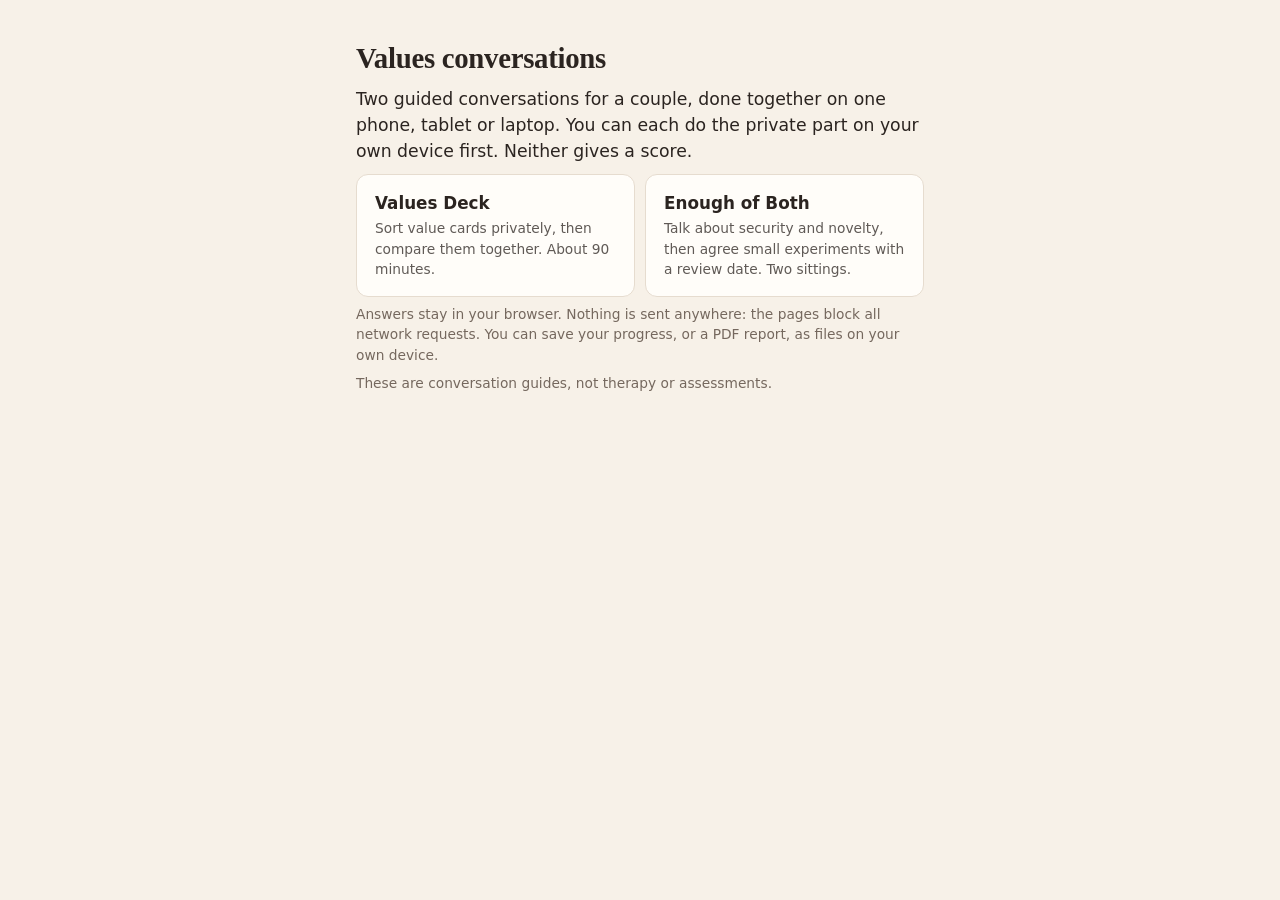
<file: index.html>
<!DOCTYPE html>
<html lang="en-AU">
<head>
  <meta charset="utf-8">
  <meta name="viewport" content="width=device-width, initial-scale=1, viewport-fit=cover">
  <meta name="referrer" content="no-referrer">
  <meta name="robots" content="noindex">
  <meta http-equiv="Content-Security-Policy" content="default-src 'self'; script-src 'self'; style-src 'self'; img-src 'self' data: blob:; connect-src 'none'; form-action 'none'; base-uri 'none'">
  <meta name="theme-color" content="#f7f1e8">
  <title>Values conversations</title>
  <link rel="icon" href="icon.svg" type="image/svg+xml">
  <link rel="stylesheet" href="base.css">
  <link rel="stylesheet" href="values-deck/style.css">
  <link rel="stylesheet" href="home.css">
</head>
<body>
  <div class="app">
    <main class="screen">
      <h1>Values conversations</h1>
      <p class="lede">Two guided conversations for a couple, done together on one phone, tablet or laptop. You can each do the private part on your own device first. Neither gives a score.</p>
      <div class="choice">
        <a class="btn big" href="values-deck/">Values Deck<span>Sort value cards privately, then compare them together. About 90 minutes.</span></a>
        <a class="btn big" href="enough-of-both/">Enough of Both<span>Talk about security and novelty, then agree small experiments with a review date. Two sittings.</span></a>
      </div>
      <p class="small muted">Answers stay in your browser. Nothing is sent anywhere: the pages block all network requests. You can save your progress, or a PDF report, as files on your own device.</p>
      <p class="small muted">These are conversation guides, not therapy or assessments.</p>
    </main>
  </div>
</body>
</html>
</file>
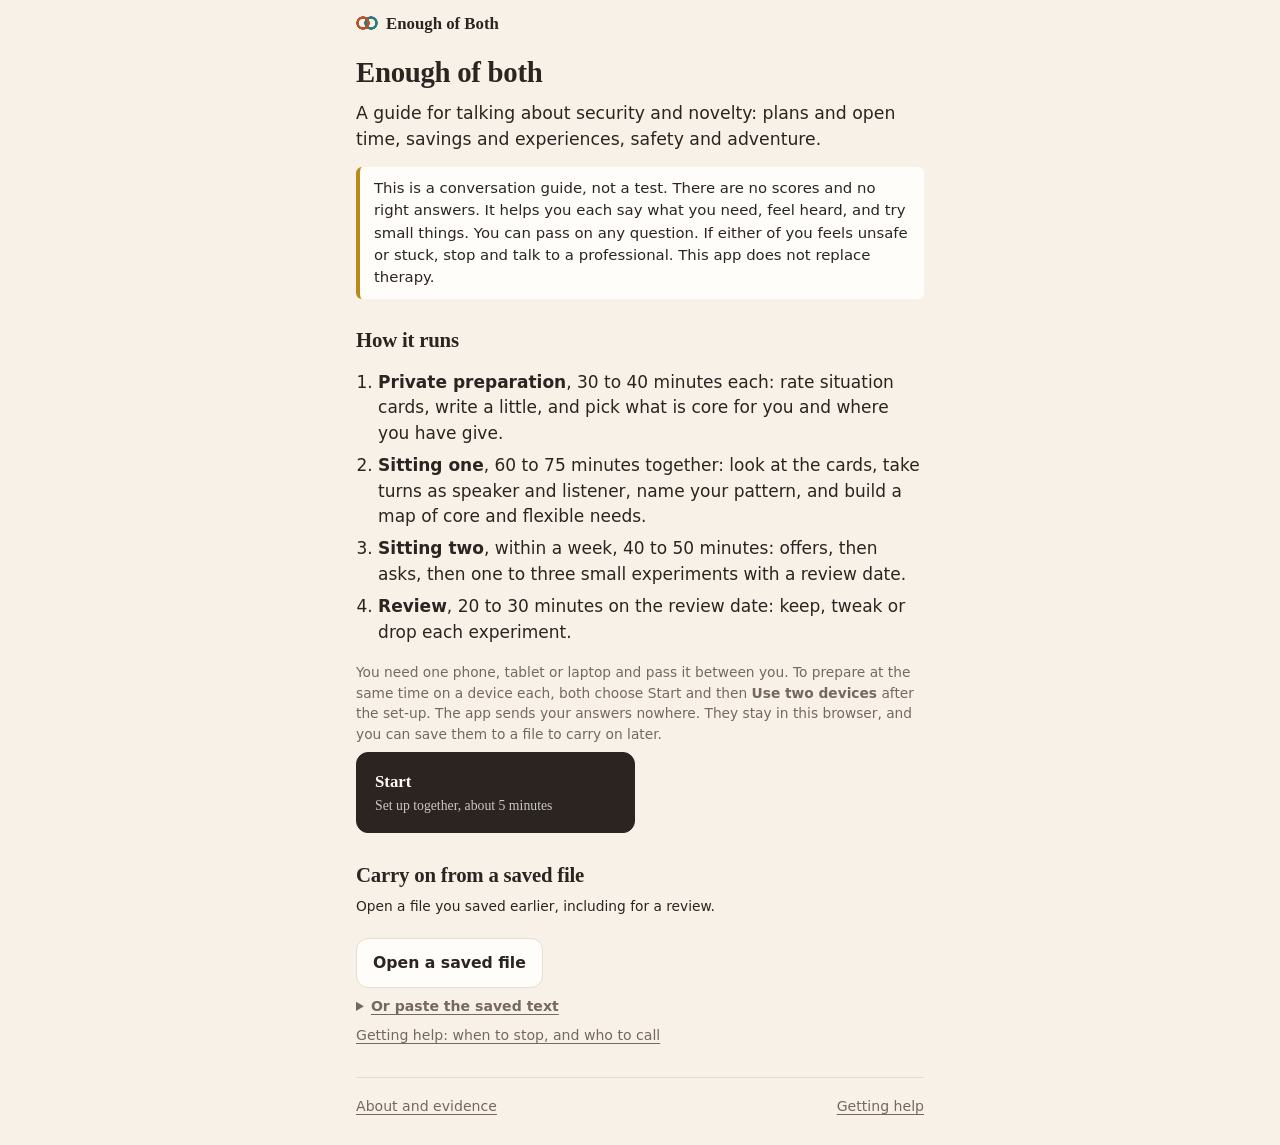
<file: enough-of-both/index.html>
<!DOCTYPE html>
<html lang="en-AU">
<head>
  <meta charset="utf-8">
  <meta name="viewport" content="width=device-width, initial-scale=1, viewport-fit=cover">
  <meta name="referrer" content="no-referrer">
  <meta name="robots" content="noindex">
  <meta http-equiv="Content-Security-Policy" content="default-src 'self'; script-src 'self'; style-src 'self'; img-src 'self' data: blob:; connect-src 'none'; form-action 'none'; base-uri 'none'">
  <meta name="theme-color" content="#f7f1e8">
  <meta name="description" content="A guided conversation for two people about security and novelty.">
  <title>Enough of Both</title>
  <link rel="icon" href="../icon.svg" type="image/svg+xml">
  <link rel="stylesheet" href="../base.css">
  <link rel="stylesheet" href="style.css">
</head>
<body>
  <div id="app" class="app"><noscript>Enough of Both needs JavaScript.</noscript></div>
  <div id="toast" class="toast" role="status" aria-live="polite"></div>
  <script src="../vendor/jspdf.umd.min.js" defer></script>
  <script src="data.js"></script>
  <script src="report.js"></script>
  <script src="app.js"></script>
</body>
</html>
</file>
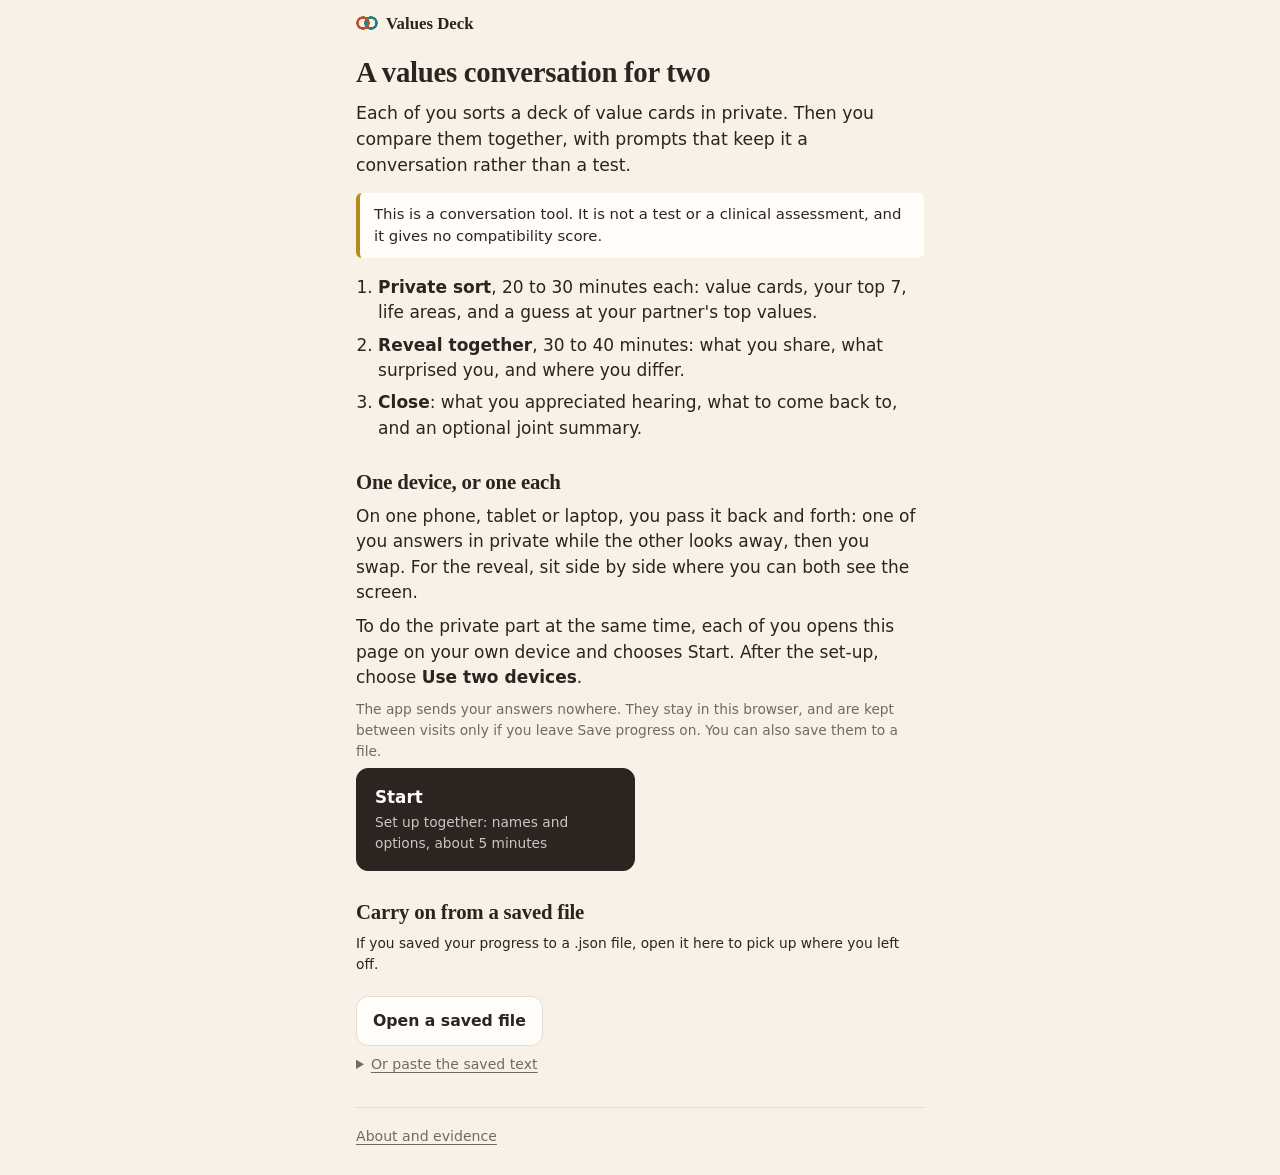
<file: values-deck/index.html>
<!DOCTYPE html>
<html lang="en-AU">
<head>
  <meta charset="utf-8">
  <meta name="viewport" content="width=device-width, initial-scale=1, viewport-fit=cover">
  <meta name="referrer" content="no-referrer">
  <meta name="robots" content="noindex">
  <meta http-equiv="Content-Security-Policy" content="default-src 'self'; script-src 'self'; style-src 'self'; img-src 'self' data: blob:; connect-src 'none'; form-action 'none'; base-uri 'none'">
  <meta name="theme-color" content="#f7f1e8">
  <meta name="description" content="A guided values conversation for two people on one shared device.">
  <title>Values Deck</title>
  <link rel="icon" href="../icon.svg" type="image/svg+xml">
  <link rel="stylesheet" href="../base.css">
  <link rel="stylesheet" href="style.css">
</head>
<body>
  <div id="app" class="app"><noscript>Values Deck needs JavaScript.</noscript></div>
  <div id="toast" class="toast" role="status" aria-live="polite"></div>
  <script src="../vendor/jspdf.umd.min.js" defer></script>
  <script src="data.js"></script>
  <script src="scoring.js"></script>
  <script src="report.js"></script>
  <script src="app.js"></script>
</body>
</html>
</file>
<file: base.css>
:root { color-scheme: light; padding-top: env(safe-area-inset-top, 0px); padding-bottom: env(safe-area-inset-bottom, 0px); }
body { margin: 0; }
img { max-width: 100%; }
[hidden] { display: none !important; }
</file>
<file: values-deck/style.css>
:root {
  --bg: #f7f1e8;
  --paper: #fffdf9;
  --ink: #2b2420;
  --muted: #75685e;
  --line: #e6dccf;
  --a: #b5532f;        /* person 1 */
  --a-soft: #f6e3da;
  --b: #2c7a7b;        /* person 2 */
  --b-soft: #dcefee;
  --sage: #6f8f5f;
  --sage-soft: #e6eedf;
  --gold: #b88a1e;
  --gold-soft: #fbf1d6;
  --danger: #a23b2a;
  --on-danger: #ffffff;
  --shadow: rgba(60, 40, 20, 0.35);
  --prompt-bg: #2b2420;
  --prompt-fg: #fffdf9;
  --radius: 14px;
  --serif: "Iowan Old Style", "Palatino Linotype", Palatino, "Book Antiqua", Georgia, serif;
  --sans: system-ui, -apple-system, "Segoe UI", Roboto, "Helvetica Neue", Arial, sans-serif;
}
@media (prefers-color-scheme: dark) {
  :root:not([data-theme="light"]) {
    --bg: #1b1714; --paper: #25201c; --ink: #f1e8dc; --muted: #a8998b; --line: #3b332c;
    --a: #e58a66; --a-soft: #3f261b; --b: #5cb8b8; --b-soft: #173536;
    --sage: #9cc38a; --sage-soft: #223020; --gold: #dcb04a; --gold-soft: #3a2f12;
    --danger: #ef7d68; --on-danger: #1b1714; --shadow: rgba(0, 0, 0, 0.5);
    --prompt-bg: #332b25; --prompt-fg: #f1e8dc;
    color-scheme: dark;
  }
}
:root[data-theme="dark"] {
  --bg: #1b1714; --paper: #25201c; --ink: #f1e8dc; --muted: #a8998b; --line: #3b332c;
  --a: #e58a66; --a-soft: #3f261b; --b: #5cb8b8; --b-soft: #173536;
  --sage: #9cc38a; --sage-soft: #223020; --gold: #dcb04a; --gold-soft: #3a2f12;
  --danger: #ef7d68; --on-danger: #1b1714; --shadow: rgba(0, 0, 0, 0.5);
  --prompt-bg: #332b25; --prompt-fg: #f1e8dc;
  color-scheme: dark;
}
* { box-sizing: border-box; }
html { -webkit-text-size-adjust: 100%; }
body { margin: 0; background: var(--bg); color: var(--ink); font: 17px/1.5 var(--sans); }
.app { max-width: 600px; margin: 0 auto; padding-block: 0; padding-left: max(16px, env(safe-area-inset-left, 0px)); padding-right: max(16px, env(safe-area-inset-right, 0px));
  min-height: calc(100vh - env(safe-area-inset-top, 0px) - env(safe-area-inset-bottom, 0px)); display: flex; flex-direction: column; }
main { flex: 1; padding-bottom: 24px; }
h1, h2, h3 { font-family: var(--serif); font-weight: 600; line-height: 1.2; letter-spacing: -0.01em; }
h1 { font-size: 1.8rem; margin: 0.6em 0 0.4em; }
h2 { font-size: 1.3rem; margin: 1.4em 0 0.4em; }
h3 { font-size: 1.08rem; margin: 1em 0 0.4em; }
h4 { font-size: 0.82rem; text-transform: uppercase; letter-spacing: 0.06em; color: var(--muted); margin: 1em 0 0.3em; font-weight: 600; }
p { margin: 0.5em 0; }
.lede { font-size: 1.08rem; }
.small { font-size: 0.86rem; }
.muted { color: var(--muted); }
.center { text-align: center; }
.error { color: var(--danger); }
.ok { color: var(--sage); font-weight: 600; }
ul.plain, ol.plain { padding-left: 1.2em; }
ul.plain li, ol.plain li { margin: 0.25em 0; }

/* header / footer */
.top { display: flex; justify-content: space-between; align-items: center; padding: 14px 0 4px; gap: 8px; }
.brand { font-family: var(--serif); font-size: 1.05rem; font-weight: 600; background: none; border: 0; padding: 0; color: var(--ink); cursor: pointer; }
.brand::before { content: ""; display: inline-block; width: 22px; height: 14px; margin-right: 8px; vertical-align: -1px;
  background: radial-gradient(circle at 7px 7px, transparent 4px, var(--a) 4.5px, var(--a) 6.5px, transparent 7px),
              radial-gradient(circle at 15px 7px, transparent 4px, var(--b) 4.5px, var(--b) 6.5px, transparent 7px); }
.who { font-size: 0.78rem; font-weight: 600; padding: 3px 10px; border-radius: 99px; }
.who-a { background: var(--a-soft); color: var(--a); }
.who-b { background: var(--b-soft); color: var(--b); }
.foot { display: flex; flex-wrap: wrap; justify-content: space-between; gap: 10px 16px; padding: 18px 0 28px; border-top: 1px solid var(--line); }

/* buttons */
.btn { font: inherit; font-size: 0.98rem; font-weight: 600; color: var(--ink); background: var(--paper); border: 1.5px solid var(--line);
  border-radius: 12px; padding: 12px 16px; cursor: pointer; min-height: 46px; touch-action: manipulation; transition: transform .06s, background .15s, border-color .15s; }
.btn:active { transform: scale(0.98); }
.btn:disabled { opacity: 0.4; cursor: default; }
.btn.primary { background: var(--ink); color: var(--paper); border-color: var(--ink); }
.btn.ghost { background: transparent; border-color: transparent; color: var(--muted); }
.btn.danger { background: var(--danger); border-color: var(--danger); color: var(--on-danger); }
.btn.big { width: 100%; padding: 16px 18px; font-size: 1.05rem; }
.btn.big span { display: block; font-weight: 400; font-size: 0.86rem; color: inherit; opacity: 0.75; margin-top: 2px; }
.btn.sm { padding: 8px 12px; min-height: 40px; font-size: 0.9rem; }
.btn.xs { padding: 4px 0; min-height: 34px; min-width: 34px; font-size: 0.86rem; border-radius: 8px; }
.btn.on { background: var(--ink); color: var(--paper); border-color: var(--ink); }
.btn.on.warn { background: var(--a); border-color: var(--a); }
.link { font: inherit; font-size: 0.88rem; background: none; border: 0; padding: 0; color: var(--muted); text-decoration: underline; text-underline-offset: 3px; cursor: pointer; }
.link.danger { color: var(--danger); font-weight: 600; }
.actions { display: flex; gap: 10px; margin: 22px 0 8px; justify-content: flex-end; }
.actions .primary { flex: 1; max-width: 280px; }
.actions.spread { justify-content: space-between; }
.actions.wrap { flex-wrap: wrap; justify-content: flex-start; }
.choice { display: grid; gap: 10px; }
.choice .btn { text-align: left; }
.filebtn { cursor: pointer; text-decoration: underline; text-underline-offset: 3px; color: var(--muted); }
.btn.filebtn { text-decoration: none; color: var(--ink); display: inline-flex; align-items: center; }

/* blocks */
.notice { background: var(--paper); border-left: 4px solid var(--gold); padding: 10px 14px; border-radius: 6px; margin: 14px 0; font-size: 0.93rem; }
.panel { background: var(--paper); border: 1px solid var(--line); border-radius: var(--radius); padding: 12px 16px; margin: 12px 0; }
.panel h3:first-child { margin-top: 0.2em; }
.how { padding-left: 1.3em; } .how li { margin: 0.4em 0; }
.rules li, .tips li { margin: 0.5em 0; }

/* forms */
.field { display: block; margin: 14px 0; border: 0; padding: 0; }
.field > span, .field legend { display: block; font-weight: 600; font-size: 0.93rem; margin-bottom: 6px; }
.field small, .check small { font-weight: 400; color: var(--muted); }
.field.inline { display: flex; align-items: center; justify-content: space-between; gap: 12px; }
.field.inline > span { margin: 0; font-weight: 400; }
input:not([type]), input[type=text], input[type=password], textarea, select {
  width: 100%; font: inherit; font-size: 16px; color: var(--ink); background: var(--paper); border: 1.5px solid var(--line);
  border-radius: 10px; padding: 10px 12px; }
.field.inline select { width: auto; }
input:focus, textarea:focus, select:focus, button:focus-visible { outline: 3px solid color-mix(in srgb, var(--b) 40%, transparent); outline-offset: 1px; border-color: var(--b); }
.check { display: flex; gap: 10px; align-items: flex-start; margin: 10px 0; cursor: pointer; }
.check input { width: 20px; height: 20px; margin-top: 3px; accent-color: var(--ink); flex: none; }
.panel input, .panel button { margin-top: 8px; }
.customs { padding-left: 1.1em; }

/* stepper */
.stepper { display: flex; list-style: none; padding: 0; margin: 10px 0 4px; gap: 4px; }
.stepper li { flex: 1; font-size: 0.68rem; text-align: center; color: var(--muted); padding-top: 7px; border-top: 3px solid var(--line); }
.stepper li.done { border-color: var(--muted); }
.stepper li.cur { border-color: var(--ink); color: var(--ink); font-weight: 700; }
.counter { font-size: 0.86rem; color: var(--muted); margin: 10px 0; }
.counter .over { color: var(--danger); }

/* value card */
.vcard { background: var(--paper); border: 1px solid var(--line); border-radius: 20px; padding: 34px 24px; text-align: center; margin: 14px 0 18px;
  box-shadow: 0 1px 0 var(--line), 0 10px 30px -18px var(--shadow); min-height: 180px; display: flex; flex-direction: column; justify-content: center; }
.vcard h2 { font-size: 1.9rem; margin: 0 0 8px; }
.vcard p { font-size: 1.08rem; color: var(--muted); margin: 0; }
.vcard.dcard { padding: 22px; min-height: 0; }
.vcard.dcard h2 { font-size: 1.5rem; }
.vcard.passed { opacity: 0.5; }
.piles { display: grid; gap: 10px; }
.pile { width: 100%; padding: 15px; font-size: 1.02rem; }
.pile.very { background: var(--ink); color: var(--paper); border-color: var(--ink); }
.pile.imp { border-color: var(--ink); }

/* chips */
.chips { display: flex; flex-wrap: wrap; gap: 7px; margin: 6px 0; }
.chip { display: inline-flex; align-items: center; gap: 4px; font: inherit; font-size: 0.9rem; padding: 6px 12px; border-radius: 99px; background: var(--paper);
  border: 1.5px solid var(--line); color: var(--ink); }
button.chip { cursor: pointer; min-height: 38px; }
.chip.on { background: var(--ink); border-color: var(--ink); color: var(--paper); }
.chip.hit { background: var(--sage-soft); border-color: var(--sage); }
.chip.surprise { background: var(--gold-soft); border-color: var(--gold); }
.chip.proj { border-style: dashed; }
.star { color: var(--gold); }
.pilecol { border-top: 1px solid var(--line); padding-top: 4px; }
.pilecol.very h3 { color: var(--ink); }
.pilecol.pass .chip { opacity: 0.6; }

/* trim */
.bwrow { display: flex; justify-content: space-between; gap: 12px; align-items: center; background: var(--paper); border: 1px solid var(--line); border-radius: 12px; padding: 10px 12px; margin: 8px 0; }
.bwbtns { display: flex; gap: 6px; flex: none; }

/* rank */
.ranked { list-style: none; padding: 0; margin: 10px 0; }
.ranked li { display: flex; align-items: center; gap: 6px; background: var(--paper); border: 1px solid var(--line); border-radius: 12px; padding: 6px 8px 6px 10px; margin: 6px 0; }
.ranked .num { font-family: var(--serif); font-weight: 700; width: 1.6em; }
.ranked .nm { flex: 1; font-weight: 600; }
.ranked .btn.sm { min-height: 36px; padding: 4px 10px; }
.ranked.plain { list-style: decimal; padding-left: 1.4em; }
.ranked.plain li { display: list-item; background: none; border: 0; padding: 2px 0; margin: 0; }
.pool { display: grid; grid-template-columns: repeat(auto-fill, minmax(150px, 1fr)); gap: 8px; margin: 10px 0; }
.poolcard { font: inherit; text-align: left; background: var(--paper); border: 1.5px solid var(--line); border-radius: 12px; padding: 10px; cursor: pointer; color: var(--ink); }
.poolcard b { display: block; }
.poolcard span { font-size: 0.8rem; color: var(--muted); }

/* domains */
.seg { display: grid; grid-template-columns: repeat(5, 1fr); gap: 6px; }
.seg.three { grid-template-columns: repeat(3, 1fr); }
.seg .btn small { display: block; font-size: 0.64rem; font-weight: 400; opacity: 0.8; line-height: 1.15; }
.seg.mini { display: flex; gap: 4px; }
.predrow { display: flex; justify-content: space-between; align-items: center; gap: 10px; padding: 6px 0; border-bottom: 1px solid var(--line); }
.predrow span { font-size: 0.93rem; }
.predrow.on span { font-weight: 700; }

/* reveal */
.handover { text-align: center; padding-top: 12vh; }
.handover .btn { margin-top: 24px; }
.prompt { background: var(--prompt-bg); color: var(--prompt-fg); border-radius: var(--radius); padding: 14px 18px; margin: 20px 0; }
.prompt .small { color: color-mix(in srgb, var(--prompt-fg) 72%, transparent); margin: 0; }
.prompt .q { font-family: var(--serif); font-size: 1.25rem; line-height: 1.35; margin: 8px 0 12px; }
.prompt .q.sm { font-size: 1.05rem; margin: 6px 0; }
.prompt .btn { background: transparent; color: var(--prompt-fg); border-color: color-mix(in srgb, var(--prompt-fg) 35%, transparent); }
.said { font-size: 0.92rem; margin: 6px 0; padding-left: 10px; border-left: 3px solid; }
.said-a { border-color: var(--a); } .said-b { border-color: var(--b); }
.drow { margin: 8px 0 12px; }
.dom .side { font-size: 0.92rem; padding: 4px 0 4px 10px; border-left: 3px solid; margin: 6px 0; }
.side-a { border-color: var(--a); } .side-b { border-color: var(--b); }
.dom.explore { border-color: var(--gold); }
.flag { font-family: var(--sans); font-size: 0.72rem; font-weight: 600; background: var(--gold-soft); padding: 2px 8px; border-radius: 99px; vertical-align: 2px; }
.radar { margin: 10px 0; }
.radar svg { width: 100%; height: auto; max-width: 420px; display: block; margin: 0 auto; }
.radar .ring { fill: none; stroke: var(--line); stroke-width: 1.2; }
.radar .ring.zero { stroke: var(--muted); stroke-dasharray: 4 4; }
.radar .axis { stroke: var(--line); }
.radar .axlab { font: 600 15px var(--sans); fill: var(--muted); }
.radar .pa { fill: color-mix(in srgb, var(--a) 18%, transparent); stroke: var(--a); stroke-width: 2.5; }
.radar .pb { fill: color-mix(in srgb, var(--b) 18%, transparent); stroke: var(--b); stroke-width: 2.5; }
.radar figcaption { text-align: center; font-size: 0.9rem; }
.key { display: inline-block; width: 12px; height: 12px; border-radius: 3px; margin: 0 4px 0 10px; vertical-align: -1px; }
.ka { background: var(--a); } .kb { background: var(--b); }
.holegend dt { font-weight: 700; font-size: 0.9rem; margin-top: 8px; }
.holegend dd { margin: 0; font-size: 0.88rem; color: var(--muted); }

/* results target */
.target { margin: 14px 0 4px; }
.ring-outer, .ring-middle, .ring-inner { border-radius: 26px; padding: 12px 14px 14px; }
.ring-outer { background: var(--gold-soft); border: 1px dashed var(--gold); }
.ring-middle { background: var(--paper); border: 1px solid var(--line); margin-top: 10px; }
.ring-inner { background: var(--sage-soft); border: 1.5px solid var(--sage); margin-top: 10px; }
.rlab { display: block; font-size: 0.76rem; font-weight: 600; text-transform: uppercase; letter-spacing: 0.05em; color: var(--muted); margin-bottom: 4px; }
.nums .notice { margin-top: 4px; }

/* summary */
pre.md { white-space: pre-wrap; word-wrap: break-word; background: var(--paper); border: 1px solid var(--line); border-radius: var(--radius); padding: 14px 16px; font: 0.9rem/1.5 ui-monospace, SFMono-Regular, Menlo, Consolas, monospace; }
.sources { font-size: 0.82rem; padding-left: 1.4em; }
.sources li { margin: 0.35em 0; }

.toast { position: fixed; left: 50%; bottom: calc(20px + env(safe-area-inset-bottom)); transform: translate(-50%, 20px); background: var(--ink); color: var(--paper);
  padding: 10px 16px; border-radius: 12px; font-size: 0.92rem; max-width: 92vw; opacity: 0; pointer-events: none; transition: opacity .2s, transform .2s; z-index: 10; }
.toast.show { opacity: 1; transform: translate(-50%, 0); }

@media (min-width: 640px) { .piles { grid-template-columns: repeat(3, 1fr); } .choice { grid-template-columns: 1fr 1fr; } }
@media (prefers-reduced-motion: reduce) { .btn, .toast { transition: none; } .btn:active { transform: none; } }

/* save and open files */
.paste { margin: 4px 0 8px; }
.paste summary { cursor: pointer; color: var(--muted); font-size: 0.88rem; text-decoration: underline; text-underline-offset: 3px; }
.paste textarea { margin-top: 8px; font: 0.85rem/1.4 ui-monospace, SFMono-Regular, Menlo, Consolas, monospace; }
#saveText { font: 0.8rem/1.4 ui-monospace, SFMono-Regular, Menlo, Consolas, monospace; }
.handover .link { font-size: inherit; }

/* Checkbox rows: keep the label and its hint in one text column. */
.check { display: block; position: relative; padding-left: 30px; }
.check input { position: absolute; left: 0; top: 2px; margin: 0; }
</file>
<file: home.css>
a.btn { display: block; text-decoration: none; text-align: left; }
main.screen { padding-block: 24px; }
</file>
<file: enough-of-both/style.css>
:root {
  --bg: #f7f1e8;
  --paper: #fffdf9;
  --ink: #2b2420;
  --muted: #75685e;
  --line: #e6dccf;
  --a: #b5532f;        /* person 1 */
  --a-soft: #f6e3da;
  --b: #2c7a7b;        /* person 2 */
  --b-soft: #dcefee;
  --sage: #6f8f5f;
  --sage-soft: #e6eedf;
  --gold: #b88a1e;
  --gold-soft: #fbf1d6;
  --danger: #a23b2a;
  --on-danger: #ffffff;
  --shadow: rgba(60, 40, 20, 0.35);
  --prompt-bg: #2b2420;
  --prompt-fg: #fffdf9;
  --radius: 14px;
  --serif: "Iowan Old Style", "Palatino Linotype", Palatino, "Book Antiqua", Georgia, serif;
  --sans: system-ui, -apple-system, "Segoe UI", Roboto, "Helvetica Neue", Arial, sans-serif;
}
@media (prefers-color-scheme: dark) {
  :root:not([data-theme="light"]) {
    --bg: #1b1714; --paper: #25201c; --ink: #f1e8dc; --muted: #a8998b; --line: #3b332c;
    --a: #e58a66; --a-soft: #3f261b; --b: #5cb8b8; --b-soft: #173536;
    --sage: #9cc38a; --sage-soft: #223020; --gold: #dcb04a; --gold-soft: #3a2f12;
    --danger: #ef7d68; --on-danger: #1b1714; --shadow: rgba(0, 0, 0, 0.5);
    --prompt-bg: #332b25; --prompt-fg: #f1e8dc;
    color-scheme: dark;
  }
}
:root[data-theme="dark"] {
  --bg: #1b1714; --paper: #25201c; --ink: #f1e8dc; --muted: #a8998b; --line: #3b332c;
  --a: #e58a66; --a-soft: #3f261b; --b: #5cb8b8; --b-soft: #173536;
  --sage: #9cc38a; --sage-soft: #223020; --gold: #dcb04a; --gold-soft: #3a2f12;
  --danger: #ef7d68; --on-danger: #1b1714; --shadow: rgba(0, 0, 0, 0.5);
  --prompt-bg: #332b25; --prompt-fg: #f1e8dc;
  color-scheme: dark;
}
* { box-sizing: border-box; }
html { -webkit-text-size-adjust: 100%; }
body { margin: 0; background: var(--bg); color: var(--ink); font: 17px/1.5 var(--sans); }
.app { max-width: 600px; margin: 0 auto; padding-block: 0; padding-left: max(16px, env(safe-area-inset-left, 0px)); padding-right: max(16px, env(safe-area-inset-right, 0px));
  min-height: calc(100vh - env(safe-area-inset-top, 0px) - env(safe-area-inset-bottom, 0px)); display: flex; flex-direction: column; }
main { flex: 1; padding-bottom: 24px; }
h1, h2, h3 { font-family: var(--serif); font-weight: 600; line-height: 1.2; letter-spacing: -0.01em; }
h1 { font-size: 1.8rem; margin: 0.6em 0 0.4em; }
h2 { font-size: 1.3rem; margin: 1.4em 0 0.4em; }
h3 { font-size: 1.08rem; margin: 1em 0 0.4em; }
h4 { font-size: 0.82rem; text-transform: uppercase; letter-spacing: 0.06em; color: var(--muted); margin: 1em 0 0.3em; font-weight: 600; }
p { margin: 0.5em 0; }
.lede { font-size: 1.08rem; }
.small { font-size: 0.86rem; }
.muted { color: var(--muted); }
.center { text-align: center; }
.error { color: var(--danger); }
.ok { color: var(--sage); font-weight: 600; }
ul.plain, ol.plain { padding-left: 1.2em; }
ul.plain li, ol.plain li { margin: 0.25em 0; }

/* header / footer */
.top { display: flex; justify-content: space-between; align-items: center; padding: 14px 0 4px; gap: 8px; }
.brand { font-family: var(--serif); font-size: 1.05rem; font-weight: 600; background: none; border: 0; padding: 0; color: var(--ink); cursor: pointer; }
.brand::before { content: ""; display: inline-block; width: 22px; height: 14px; margin-right: 8px; vertical-align: -1px;
  background: radial-gradient(circle at 7px 7px, transparent 4px, var(--a) 4.5px, var(--a) 6.5px, transparent 7px),
              radial-gradient(circle at 15px 7px, transparent 4px, var(--b) 4.5px, var(--b) 6.5px, transparent 7px); }
.who { font-size: 0.78rem; font-weight: 600; padding: 3px 10px; border-radius: 99px; }
.who-a { background: var(--a-soft); color: var(--a); }
.who-b { background: var(--b-soft); color: var(--b); }
.foot { display: flex; flex-wrap: wrap; justify-content: space-between; gap: 10px 16px; padding: 18px 0 28px; border-top: 1px solid var(--line); }

/* buttons */
.btn { font: inherit; font-size: 0.98rem; font-weight: 600; color: var(--ink); background: var(--paper); border: 1.5px solid var(--line);
  border-radius: 12px; padding: 12px 16px; cursor: pointer; min-height: 46px; touch-action: manipulation; transition: transform .06s, background .15s, border-color .15s; }
.btn:active { transform: scale(0.98); }
.btn:disabled { opacity: 0.4; cursor: default; }
.btn.primary { background: var(--ink); color: var(--paper); border-color: var(--ink); }
.btn.ghost { background: transparent; border-color: transparent; color: var(--muted); }
.btn.danger { background: var(--danger); border-color: var(--danger); color: var(--on-danger); }
.btn.big { width: 100%; padding: 16px 18px; font-size: 1.05rem; }
.btn.big span { display: block; font-weight: 400; font-size: 0.86rem; color: inherit; opacity: 0.75; margin-top: 2px; }
.btn.sm { padding: 8px 12px; min-height: 40px; font-size: 0.9rem; }
.btn.xs { padding: 4px 0; min-height: 34px; min-width: 34px; font-size: 0.86rem; border-radius: 8px; }
.btn.on { background: var(--ink); color: var(--paper); border-color: var(--ink); }
.btn.on.warn { background: var(--a); border-color: var(--a); }
.link { font: inherit; font-size: 0.88rem; background: none; border: 0; padding: 0; color: var(--muted); text-decoration: underline; text-underline-offset: 3px; cursor: pointer; }
.link.danger { color: var(--danger); font-weight: 600; }
.actions { display: flex; gap: 10px; margin: 22px 0 8px; justify-content: flex-end; }
.actions .primary { flex: 1; max-width: 280px; }
.actions.spread { justify-content: space-between; }
.actions.wrap { flex-wrap: wrap; justify-content: flex-start; }
.choice { display: grid; gap: 10px; }
.choice .btn { text-align: left; }
.filebtn { cursor: pointer; text-decoration: underline; text-underline-offset: 3px; color: var(--muted); }
.btn.filebtn { text-decoration: none; color: var(--ink); display: inline-flex; align-items: center; }

/* blocks */
.notice { background: var(--paper); border-left: 4px solid var(--gold); padding: 10px 14px; border-radius: 6px; margin: 14px 0; font-size: 0.93rem; }
.panel { background: var(--paper); border: 1px solid var(--line); border-radius: var(--radius); padding: 12px 16px; margin: 12px 0; }
.panel h3:first-child { margin-top: 0.2em; }
.how { padding-left: 1.3em; } .how li { margin: 0.4em 0; }
.rules li, .tips li { margin: 0.5em 0; }

/* forms */
.field { display: block; margin: 14px 0; border: 0; padding: 0; }
.field > span, .field legend { display: block; font-weight: 600; font-size: 0.93rem; margin-bottom: 6px; }
.field small, .check small { font-weight: 400; color: var(--muted); }
.field.inline { display: flex; align-items: center; justify-content: space-between; gap: 12px; }
.field.inline > span { margin: 0; font-weight: 400; }
input:not([type]), input[type=text], input[type=password], textarea, select {
  width: 100%; font: inherit; font-size: 16px; color: var(--ink); background: var(--paper); border: 1.5px solid var(--line);
  border-radius: 10px; padding: 10px 12px; }
.field.inline select { width: auto; }
input:focus, textarea:focus, select:focus, button:focus-visible { outline: 3px solid color-mix(in srgb, var(--b) 40%, transparent); outline-offset: 1px; border-color: var(--b); }
.check { display: flex; gap: 10px; align-items: flex-start; margin: 10px 0; cursor: pointer; }
.check input { width: 20px; height: 20px; margin-top: 3px; accent-color: var(--ink); flex: none; }
.panel input, .panel button { margin-top: 8px; }
.customs { padding-left: 1.1em; }

/* stepper */
.stepper { display: flex; list-style: none; padding: 0; margin: 10px 0 4px; gap: 4px; }
.stepper li { flex: 1; font-size: 0.68rem; text-align: center; color: var(--muted); padding-top: 7px; border-top: 3px solid var(--line); }
.stepper li.done { border-color: var(--muted); }
.stepper li.cur { border-color: var(--ink); color: var(--ink); font-weight: 700; }
.counter { font-size: 0.86rem; color: var(--muted); margin: 10px 0; }
.counter .over { color: var(--danger); }

/* value card */
.vcard { background: var(--paper); border: 1px solid var(--line); border-radius: 20px; padding: 34px 24px; text-align: center; margin: 14px 0 18px;
  box-shadow: 0 1px 0 var(--line), 0 10px 30px -18px var(--shadow); min-height: 180px; display: flex; flex-direction: column; justify-content: center; }
.vcard h2 { font-size: 1.9rem; margin: 0 0 8px; }
.vcard p { font-size: 1.08rem; color: var(--muted); margin: 0; }
.vcard.dcard { padding: 22px; min-height: 0; }
.vcard.dcard h2 { font-size: 1.5rem; }
.vcard.passed { opacity: 0.5; }
.piles { display: grid; gap: 10px; }
.pile { width: 100%; padding: 15px; font-size: 1.02rem; }
.pile.very { background: var(--ink); color: var(--paper); border-color: var(--ink); }
.pile.imp { border-color: var(--ink); }

/* chips */
.chips { display: flex; flex-wrap: wrap; gap: 7px; margin: 6px 0; }
.chip { display: inline-flex; align-items: center; gap: 4px; font: inherit; font-size: 0.9rem; padding: 6px 12px; border-radius: 99px; background: var(--paper);
  border: 1.5px solid var(--line); color: var(--ink); }
button.chip { cursor: pointer; min-height: 38px; }
.chip.on { background: var(--ink); border-color: var(--ink); color: var(--paper); }
.chip.hit { background: var(--sage-soft); border-color: var(--sage); }
.chip.surprise { background: var(--gold-soft); border-color: var(--gold); }
.chip.proj { border-style: dashed; }
.star { color: var(--gold); }
.pilecol { border-top: 1px solid var(--line); padding-top: 4px; }
.pilecol.very h3 { color: var(--ink); }
.pilecol.pass .chip { opacity: 0.6; }

/* trim */
.bwrow { display: flex; justify-content: space-between; gap: 12px; align-items: center; background: var(--paper); border: 1px solid var(--line); border-radius: 12px; padding: 10px 12px; margin: 8px 0; }
.bwbtns { display: flex; gap: 6px; flex: none; }

/* rank */
.ranked { list-style: none; padding: 0; margin: 10px 0; }
.ranked li { display: flex; align-items: center; gap: 6px; background: var(--paper); border: 1px solid var(--line); border-radius: 12px; padding: 6px 8px 6px 10px; margin: 6px 0; }
.ranked .num { font-family: var(--serif); font-weight: 700; width: 1.6em; }
.ranked .nm { flex: 1; font-weight: 600; }
.ranked .btn.sm { min-height: 36px; padding: 4px 10px; }
.ranked.plain { list-style: decimal; padding-left: 1.4em; }
.ranked.plain li { display: list-item; background: none; border: 0; padding: 2px 0; margin: 0; }
.pool { display: grid; grid-template-columns: repeat(auto-fill, minmax(150px, 1fr)); gap: 8px; margin: 10px 0; }
.poolcard { font: inherit; text-align: left; background: var(--paper); border: 1.5px solid var(--line); border-radius: 12px; padding: 10px; cursor: pointer; color: var(--ink); }
.poolcard b { display: block; }
.poolcard span { font-size: 0.8rem; color: var(--muted); }

/* domains */
.seg { display: grid; grid-template-columns: repeat(5, 1fr); gap: 6px; }
.seg.three { grid-template-columns: repeat(3, 1fr); }
.seg .btn small { display: block; font-size: 0.64rem; font-weight: 400; opacity: 0.8; line-height: 1.15; }
.seg.mini { display: flex; gap: 4px; }
.predrow { display: flex; justify-content: space-between; align-items: center; gap: 10px; padding: 6px 0; border-bottom: 1px solid var(--line); }
.predrow span { font-size: 0.93rem; }
.predrow.on span { font-weight: 700; }

/* reveal */
.handover { text-align: center; padding-top: 12vh; }
.handover .btn { margin-top: 24px; }
.prompt { background: var(--prompt-bg); color: var(--prompt-fg); border-radius: var(--radius); padding: 14px 18px; margin: 20px 0; }
.prompt .small { color: color-mix(in srgb, var(--prompt-fg) 72%, transparent); margin: 0; }
.prompt .q { font-family: var(--serif); font-size: 1.25rem; line-height: 1.35; margin: 8px 0 12px; }
.prompt .q.sm { font-size: 1.05rem; margin: 6px 0; }
.prompt .btn { background: transparent; color: var(--prompt-fg); border-color: color-mix(in srgb, var(--prompt-fg) 35%, transparent); }
.said { font-size: 0.92rem; margin: 6px 0; padding-left: 10px; border-left: 3px solid; }
.said-a { border-color: var(--a); } .said-b { border-color: var(--b); }
.drow { margin: 8px 0 12px; }
.dom .side { font-size: 0.92rem; padding: 4px 0 4px 10px; border-left: 3px solid; margin: 6px 0; }
.side-a { border-color: var(--a); } .side-b { border-color: var(--b); }
.dom.explore { border-color: var(--gold); }
.flag { font-family: var(--sans); font-size: 0.72rem; font-weight: 600; background: var(--gold-soft); padding: 2px 8px; border-radius: 99px; vertical-align: 2px; }
.radar { margin: 10px 0; }
.radar svg { width: 100%; height: auto; max-width: 420px; display: block; margin: 0 auto; }
.radar .ring { fill: none; stroke: var(--line); stroke-width: 1.2; }
.radar .ring.zero { stroke: var(--muted); stroke-dasharray: 4 4; }
.radar .axis { stroke: var(--line); }
.radar .axlab { font: 600 15px var(--sans); fill: var(--muted); }
.radar .pa { fill: color-mix(in srgb, var(--a) 18%, transparent); stroke: var(--a); stroke-width: 2.5; }
.radar .pb { fill: color-mix(in srgb, var(--b) 18%, transparent); stroke: var(--b); stroke-width: 2.5; }
.radar figcaption { text-align: center; font-size: 0.9rem; }
.key { display: inline-block; width: 12px; height: 12px; border-radius: 3px; margin: 0 4px 0 10px; vertical-align: -1px; }
.ka { background: var(--a); } .kb { background: var(--b); }
.holegend dt { font-weight: 700; font-size: 0.9rem; margin-top: 8px; }
.holegend dd { margin: 0; font-size: 0.88rem; color: var(--muted); }

/* results target */
.target { margin: 14px 0 4px; }
.ring-outer, .ring-middle, .ring-inner { border-radius: 26px; padding: 12px 14px 14px; }
.ring-outer { background: var(--gold-soft); border: 1px dashed var(--gold); }
.ring-middle { background: var(--paper); border: 1px solid var(--line); margin-top: 10px; }
.ring-inner { background: var(--sage-soft); border: 1.5px solid var(--sage); margin-top: 10px; }
.rlab { display: block; font-size: 0.76rem; font-weight: 600; text-transform: uppercase; letter-spacing: 0.05em; color: var(--muted); margin-bottom: 4px; }
.nums .notice { margin-top: 4px; }

/* summary */
pre.md { white-space: pre-wrap; word-wrap: break-word; background: var(--paper); border: 1px solid var(--line); border-radius: var(--radius); padding: 14px 16px; font: 0.9rem/1.5 ui-monospace, SFMono-Regular, Menlo, Consolas, monospace; }
.sources { font-size: 0.82rem; padding-left: 1.4em; }
.sources li { margin: 0.35em 0; }

.toast { position: fixed; left: 50%; bottom: calc(20px + env(safe-area-inset-bottom)); transform: translate(-50%, 20px); background: var(--ink); color: var(--paper);
  padding: 10px 16px; border-radius: 12px; font-size: 0.92rem; max-width: 92vw; opacity: 0; pointer-events: none; transition: opacity .2s, transform .2s; z-index: 10; }
.toast.show { opacity: 1; transform: translate(-50%, 0); }

@media (min-width: 640px) { .piles { grid-template-columns: repeat(3, 1fr); } .choice { grid-template-columns: 1fr 1fr; } }
@media (prefers-reduced-motion: reduce) { .btn, .toast { transition: none; } .btn:active { transform: none; } }

/* save and open files */
.paste { margin: 4px 0 8px; }
.paste summary { cursor: pointer; color: var(--muted); font-size: 0.88rem; text-decoration: underline; text-underline-offset: 3px; }
.paste textarea { margin-top: 8px; font: 0.85rem/1.4 ui-monospace, SFMono-Regular, Menlo, Consolas, monospace; }
#saveText { font: 0.8rem/1.4 ui-monospace, SFMono-Regular, Menlo, Consolas, monospace; }
.handover .link { font-size: inherit; }

/* ---------- Enough of Both ---------- */
.sr { position: absolute; width: 1px; height: 1px; overflow: hidden; clip: rect(0 0 0 0); }
.vcard .sit { font-family: var(--serif); font-size: 1.35rem; line-height: 1.3; color: var(--ink); margin: 0; }
.hbtns { display: flex; gap: 6px; }
.hbtn { font: inherit; font-size: 0.8rem; font-weight: 600; padding: 6px 12px; min-height: 34px; border-radius: 99px; border: 1.5px solid var(--line); background: var(--paper); color: var(--ink); cursor: pointer; }
.hbtn.to { border-color: var(--gold); background: var(--gold-soft); }
.who-txt-a { color: var(--a); } .who-txt-b { color: var(--b); }
.wcheck { font-size: 0.86rem; background: var(--gold-soft); border-left: 3px solid var(--gold); padding: 8px 10px; border-radius: 6px; margin: -6px 0 12px; }
.wbtns { display: inline-flex; gap: 14px; margin-left: 4px; }
.crow { padding: 10px 0; border-bottom: 1px solid var(--line); }
.ctext { margin: 0 0 6px; font-weight: 600; }
.pole { font-size: 0.68rem; font-weight: 600; text-transform: uppercase; letter-spacing: 0.05em; color: var(--muted); border: 1px solid var(--line); border-radius: 99px; padding: 1px 7px; vertical-align: 2px; white-space: nowrap; }
.trk { display: grid; grid-template-columns: minmax(56px, 6.5em) auto 1fr; align-items: center; gap: 10px; font-size: 0.86rem; margin: 3px 0; }
.trk .tn { font-weight: 700; overflow: hidden; text-overflow: ellipsis; white-space: nowrap; }
.trk .fl { color: var(--muted); }
.scale { display: inline-flex; gap: 6px; align-items: center; }
.scale span { width: 10px; height: 10px; border-radius: 50%; background: var(--line); display: inline-block; }
.scale span.on { width: 14px; height: 14px; }
.scale span.on-a { background: var(--a); } .scale span.on-b { background: var(--b); }
.tabs { display: flex; flex-wrap: wrap; gap: 6px; margin: 14px 0 6px; }
.tab { font: inherit; font-size: 0.88rem; font-weight: 600; padding: 7px 12px; min-height: 38px; border-radius: 99px; border: 1.5px solid var(--line); background: var(--paper); color: var(--ink); cursor: pointer; }
.tab.on { background: var(--ink); color: var(--paper); border-color: var(--ink); }
.big { font-size: 1.3rem; font-family: var(--serif); }
.floor { display: inline-block; font-weight: 700; padding: 6px 14px; border-radius: 99px; color: var(--paper); margin: 4px 0 8px; }
.floor-a { background: var(--a); } .floor-b { background: var(--b); }
.clockbar { font-size: 0.86rem; color: var(--muted); display: flex; gap: 10px; align-items: baseline; flex-wrap: wrap; }
.clock { font-variant-numeric: tabular-nums; font-weight: 700; color: var(--ink); }
.clock.big { font-size: 2.4rem; text-align: center; margin: 14px 0; font-family: var(--sans); }
.roles { display: grid; gap: 10px; margin: 8px 0; }
@media (min-width: 640px) { .roles { grid-template-columns: 1fr 1fr; } }
.role { border: 1px solid var(--line); border-radius: var(--radius); padding: 10px 14px; background: var(--paper); min-width: 0; }
.role-speak { border-top: 4px solid var(--ink); }
.role h3 { margin-top: 0.2em; }
.stems { padding-left: 1.1em; margin: 6px 0; font-size: 0.92rem; } .stems li { margin: 3px 0; }
.panel.now { border-width: 1.5px; border-color: var(--muted); }
details.notes, details.ctx { border: 1px solid var(--line); border-radius: var(--radius); padding: 8px 14px; margin: 12px 0; background: var(--paper); }
details > summary { cursor: pointer; font-weight: 600; }
.venn { position: relative; display: grid; grid-template-columns: 36% 28% 36%; padding: 22px 0 26px; margin: 12px 0 4px; min-height: 220px; }
.venn::before, .venn::after { content: ""; position: absolute; top: 0; bottom: 0; width: 64%; border-radius: 50%; z-index: 0; }
.venn::before { left: 0; background: color-mix(in srgb, var(--a) 12%, transparent); border: 2px solid color-mix(in srgb, var(--a) 55%, transparent); }
.venn::after { right: 0; background: color-mix(in srgb, var(--b) 12%, transparent); border: 2px solid color-mix(in srgb, var(--b) 55%, transparent); }
.vcol { position: relative; z-index: 1; display: flex; flex-direction: column; align-items: center; justify-content: center; gap: 6px; padding: 8px 4px; min-width: 0; }
.vcol:first-child { padding-left: 14%; } .vcol:last-child { padding-right: 14%; }
.vhead { font-weight: 700; font-size: 0.85rem; margin: 0 0 2px; text-align: center; }
.vitem { font: inherit; font-size: 0.78rem; line-height: 1.25; text-align: center; padding: 5px 8px; border-radius: 10px; background: var(--paper); color: var(--ink); border: 1.5px solid var(--line); max-width: 100%; overflow-wrap: anywhere; }
button.vitem { cursor: pointer; }
.vitem.core { font-weight: 700; }
.vitem.core.z-a { border-color: var(--a); } .vitem.core.z-b { border-color: var(--b); } .vitem.core.z-both { border-color: var(--sage); background: var(--sage-soft); }
.vitem.flex { border-style: dashed; color: var(--muted); }
.vitem small { display: block; font-size: 0.66rem; font-weight: 400; }
.vitem.sel { outline: 3px solid var(--gold); outline-offset: 1px; }
.empty { text-align: center; }
.caption { margin-top: 0; }
.addrow { display: flex; gap: 8px; align-items: center; } .addrow select { flex: 1; min-width: 0; } .addrow .btn { margin: 0; flex: none; }
.tplgrid { display: grid; grid-template-columns: repeat(auto-fill, minmax(150px, 1fr)); gap: 8px; margin: 10px 0; }
.blank { color: var(--muted); font-style: italic; }
.exp p { margin: 4px 0; }
blockquote.said { margin: 8px 0; white-space: pre-wrap; }
.services { display: grid; gap: 8px; }
.svc { display: grid; gap: 2px; background: var(--paper); border: 1px solid var(--line); border-radius: 12px; padding: 10px 12px; }
.svc .contact { font-size: 1.1rem; font-weight: 700; user-select: all; font-variant-numeric: tabular-nums; }
.tablewrap { overflow-x: auto; }
table.mini { border-collapse: collapse; font-size: 0.84rem; width: 100%; }
table.mini th, table.mini td { text-align: left; padding: 6px 8px; border-bottom: 1px solid var(--line); vertical-align: top; }
table.mini td.num { font-variant-numeric: tabular-nums; text-align: center; }
table.methods td:first-child { font-weight: 600; min-width: 8em; }
.gap { display: inline-flex; gap: 6px; }
.prompt .q.big { font-size: 1.5rem; }
.handover .q.big { font-family: var(--serif); line-height: 1.35; }
.movebar { border-color: var(--gold); }

/* Checkbox rows: keep the label and its hint in one text column. */
.check { display: block; position: relative; padding-left: 30px; }
.check input { position: absolute; left: 0; top: 2px; margin: 0; }
.prefixed { display: flex; flex-wrap: wrap; align-items: center; gap: 4px 8px; }
.prefixed .pre { color: var(--muted); font-size: 0.95rem; white-space: nowrap; }
.prefixed input { flex: 1; min-width: 160px; }
table.mini td .n { font-weight: 700; font-variant-numeric: tabular-nums; }
</file>
